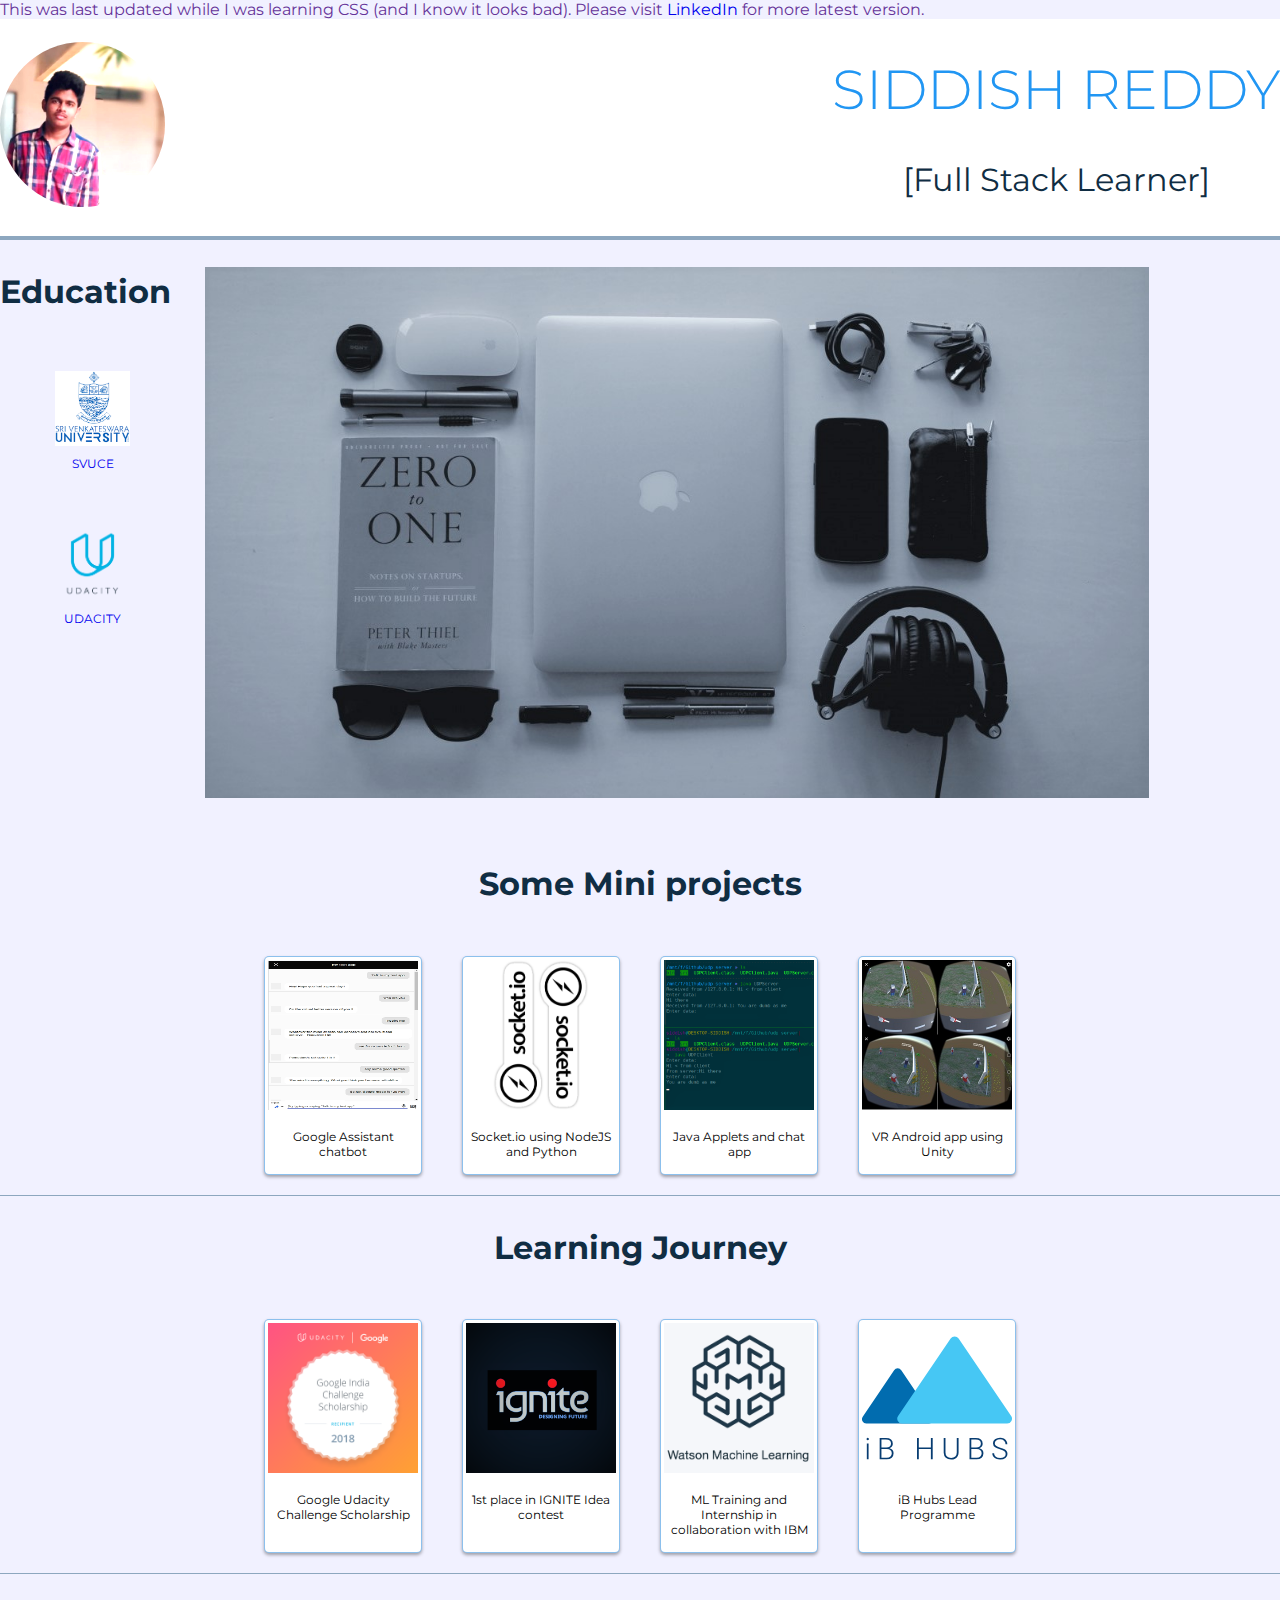
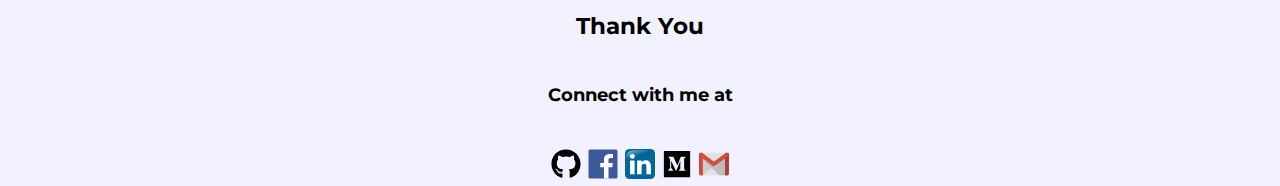
<file: index.html>
<!DOCTYPE html>
<html lang="en">

<head>
    <meta charset="utf-8">
    <meta name="viewport"
          content="width=device-width, initial-scale=1.0,  minimum-scale=1.0">
    <meta http-equiv="X-UA-Compatible" content="IE=edge">

    <meta name="description" content="A Portfolio of IragamReddy Bala Vara Siddish Reddy. He is a passionate geek and aspiring entrepreneur ">
    <meta name="author" content="Siddish Reddy, contact:siddish[at]gmail[dot]com">
    <meta property="og:site_name" content="Portfolio of Siddish Reddy">
    <meta property="og:type" content="website">
    <meta property="og:title" content="My Portfolio">
    <meta property="og:description" content="Visit my portfolio and connect with me">
    <link rel="shortcut icon" href="favicon.ico" type="image/x-icon">
    <link rel="stylesheet" href="assets/css/style.css">
    <link href="https://fonts.googleapis.com/css?family=Montserrat:300,400" rel="stylesheet">
    <title>My portfolio</title>
</head>

<body class="wrapper">
    <header>
        <img src="assets/images/mypic.jpg" alt="My picture" id = "dp">
        <div>
            <h1 id="name">SIDDISH REDDY</h1>
           <div class="header-h3"> <h3 id="bio">[Full Stack Learner]</h3></div>
        </div>
    </header>
    <div class='note'> This was last updated while I was learning CSS (and I know it looks bad). Please visit <a href="https://www.linkedin.com/in/siddish-reddy-iragam-reddy/">
                LinkedIn
            </a> for more latest version.
    </div>
    <div id="zero-to-one">
        <figure>
            <picture>
                <source media="(max-width: 404px)"
                        srcset="./assets/images/bgimg-small.jpg">

                <source media="(max-width: 620px)"
                        srcset="./assets/images/bgimg-medium.jpg">

                <source media="(max-width: 1189px)"
                        srcset="./assets/images/bgimg.jpg">

                <img src="./assets/images/bgimg.jpg"
                     alt="Zero to One">
            </picture>
        </figure>
    </div>
    <div class="aside">
        <h3>Education</h3>
        <div class="edu">
            <div class="college">
                <a href="http://www.svuniversity.edu.in" target="_blank">
                <figure>
                    <img src="assets/images/svuce.png" alt="SVUCE" class="college-pic">
                    <figcaption>SVUCE</figcaption>
                </figure>
                </a>
            </div>
            <div class="college">
                <a href="http://in.udacity.com" target="_blank">
                    <figure>
                        <img src="assets/images/Udacity_logo.png" alt="Udacity" class="college-pic">
                        <figcaption>UDACITY</figcaption>
                    </figure>
                </a>
            </div>
        </div>
    </div>
    <section>
        <div>
            <h3>Some Mini projects</h3>
        </div>
        <div class="projects">
            <figure class="card">
                <img src="./assets/images/Chatbot-1.png" alt="Google Assistant Chatbot" class = 'proj'>
                <figcaption><p>Google Assistant chatbot</p></figcaption>
            </figure>
            <figure class="card">
                <img src="./assets/images/ws-temp.png" alt="Images from python client to nodeJS socket.io server" class = 'proj'>
                <figcaption><p>Socket.io using NodeJS and Python</p></figcaption>
            </figure>
            <figure class="card">
                <img src="./assets/images/java%20udp.png" alt="Java examples" class = 'proj'>
                <figcaption><p>Java Applets and chat app</p></figcaption>
            </figure>
            <figure class="card">
                <img src="./assets/images/vr.jpeg" alt="Screenshot of VR App" class = 'proj'>
                <figcaption><p>VR Android app using Unity</p></figcaption>
            </figure>
        </div>
    </section>
    <section>
        <h3>Learning Journey</h3>
        <div class="achievements">
            <figure  class="card">
                <img src="./assets/images/Udacity-Scholarship.png" alt="Google Udacity Front end challenge scholarship" class="achievement">
                <figcaption><p>Google Udacity Challenge Scholarship</p></figcaption>
            </figure>
            <figure  class="card">
                <img src="./assets/images/ignite.png" alt="Google Udacity Front end challenge scholarship" class="achievement">
                <figcaption><p>1st place in IGNITE Idea contest</p></figcaption>
            </figure>
            <figure  class="card">
                <img src="./assets/images/ML.png" alt="Google Udacity Front end challenge scholarship" class="achievement">
                <figcaption><p>ML Training and Internship in collaboration with IBM</p></figcaption>
            </figure>
            <figure class="card">
                <img src="./assets/images/iBhubs_logo.svg" alt="Google Udacity Front end challenge scholarship" class="achievement">
                <figcaption><p>iB Hubs Lead Programme</p></figcaption>
            </figure>
        </div>
    </section>

    <footer class="footer">
            <h5 id="contact-details">Thank You</h5>
            <h6>Connect with me at</h6>
            <a href="http://www.github.com/siddish-reddy" target="_blank">
                <img src="./assets/images/github.svg" alt="Github">
            </a>
            <a href="https://www.facebook.com/sid1501" target="_blank">
                <img src="./assets/images/facebook.svg" alt="Facebook">
            </a>
            <a href="https://www.linkedin.com/in/siddish-reddy-iragam-reddy/" target="_blank">
                <img src="./assets/images/linkedin.svg" alt="LinkedIn">
            </a>
            <a href="https://medium.com/@siddish.ibv" target="_blank">
                <img src="./assets/images/medium.svg" alt="Medium">
            </a>
            <a href="mailto:siddish.ibv@gmail.com" target="_blank">
                <img src="./assets/images/Gmail.svg" alt="Gmail">
            </a>
            
    </footer>
</body>
</html>
</file>
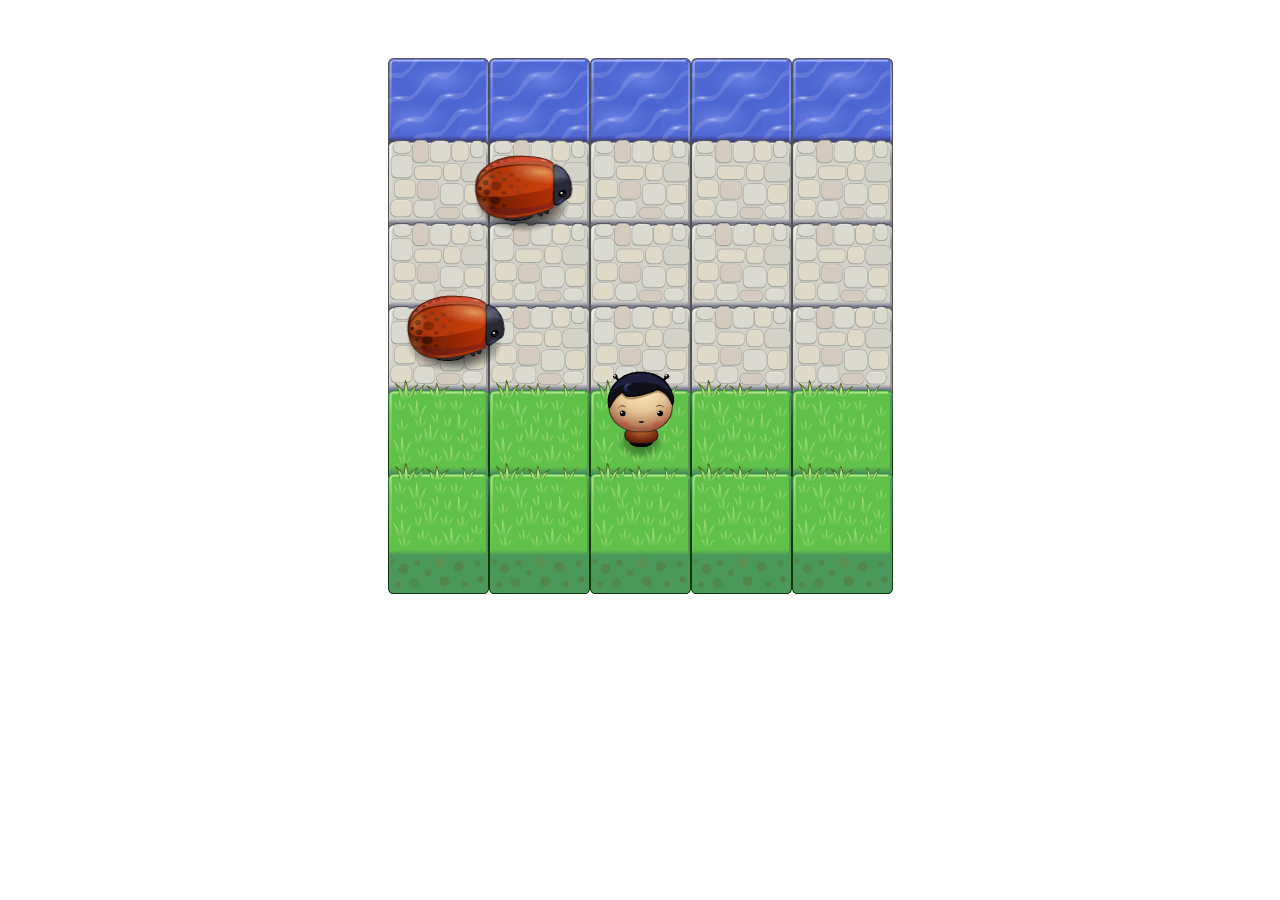
<file: Arcade-Game/index.html>
<!DOCTYPE html>
<html>
<head>
    <meta charset="UTF-8">
    <title>Effective JavaScript: Frogger</title>
    <link rel="stylesheet" href="css/style.css">
</head>
<body>
    <script src="js/resources.js"></script>
    <script src="js/app.js"></script>
    <script src="js/engine.js"></script>
</body>
</html>
</file>
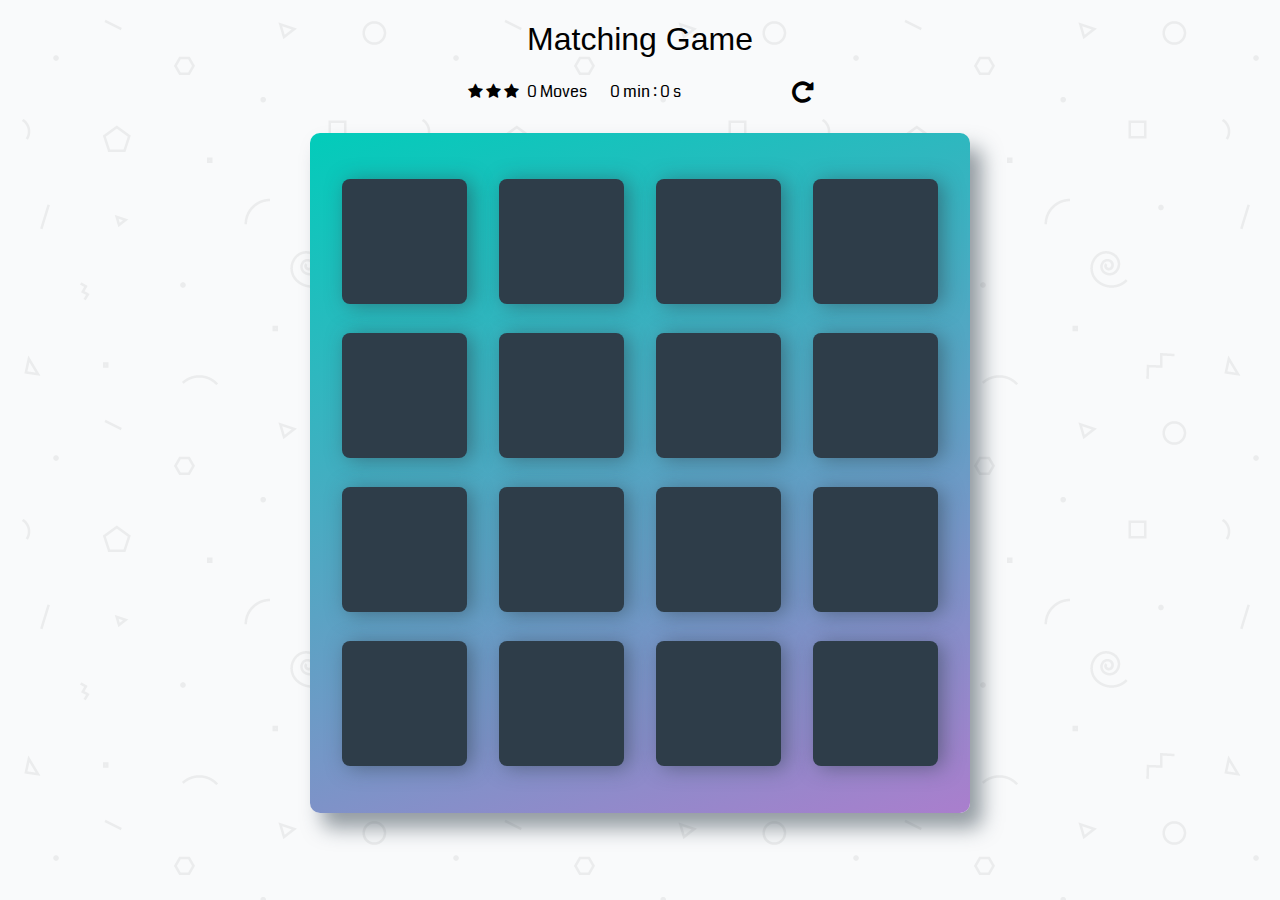
<file: Memory-game/index.html>
<!doctype html>
<html lang="en">

<head>
	<meta charset="utf-8">
    <meta name="viewport"
          content="width=device-width, initial-scale=1.0,  minimum-scale=1.0">
    <meta http-equiv="X-UA-Compatible" content="IE=edge">
    <meta name="author" content="Siddish Reddy, contact:siddish[at]gmail[dot]com">
    <meta name="description" content="Play the awesome Memory Game">
    <meta property="og:site_name" content="Memory Game">
    <meta property="og:type" content="website">
    <meta property="og:title" content="Memory Game">
    <meta property="og:description" content="Play the awesome Memory Game now">
	<title>Matching Game</title>
	<link rel="stylesheet prefetch" href="https://maxcdn.bootstrapcdn.com/font-awesome/4.6.1/css/font-awesome.min.css">
	<link rel="stylesheet prefetch" href="https://fonts.googleapis.com/css?family=Coda">
	<link rel="stylesheet" href="css/app.css">
</head>

<body>

	<div class="container">
		<header>
			<h1>Matching Game</h1>
		</header>

		<section class="score-panel">
			<ul class="stars">
				<li><i class="fa fa-star"></i></li>
				<li><i class="fa fa-star"></i></li>
				<li><i class="fa fa-star"></i></li>
			</ul>

			<span class="moves">0</span> Moves

			<div id="timer">
				<span id="min">0</span> min :
				<span id="sec">0</span> s
			</div>
			<div id="restart">
				<i class="fa fa-repeat"></i>
			</div>

		</section>

		<ul id="deck">
			<li class="card">
				<i class="fa fa-diamond"></i>
			</li>
			<li class="card">
				<i class="fa fa-paper-plane-o"></i>
			</li>
			<li class="card">
				<i class="fa fa-anchor"></i>
			</li>
			<li class="card">
				<i class="fa fa-bolt"></i>
			</li>
			<li class="card">
				<i class="fa fa-cube"></i>
			</li>
			<li class="card">
				<i class="fa fa-anchor"></i>
			</li>
			<li class="card">
				<i class="fa fa-leaf"></i>
			</li>
			<li class="card">
				<i class="fa fa-bicycle"></i>
			</li>
			<li class="card">
				<i class="fa fa-diamond"></i>
			</li>
			<li class="card">
				<i class="fa fa-bomb"></i>
			</li>
			<li class="card">
				<i class="fa fa-leaf"></i>
			</li>
			<li class="card">
				<i class="fa fa-bomb"></i>
			</li>
			<li class="card">
				<i class="fa fa-bolt"></i>
			</li>
			<li class="card">
				<i class="fa fa-bicycle"></i>
			</li>
			<li class="card">
				<i class="fa fa-paper-plane-o"></i>
			</li>
			<li class="card">
				<i class="fa fa-cube"></i>
			</li>
		</ul>
	</div>
	<!-- TODO: Adding nice table for showing past scores-->
	<div class="popup-content">
		<h2 id="title">Congratulations</h2>
		<i class="fa fa-trophy"></i>
		<div id="time-taken"></div>
		<ul id="stars"></ul>
		<div id="replay">
			Play Again
			<i class="fa fa-repeat"></i>
		</div>
	</div>
	<script src="js/app.js"></script>
</body>

</html>
</file>
<file: assets/css/style.css>
body {
    font-family: 'Montserrat', Helvetica, sans-serif;
    text-align: center;
    margin: 0;
    padding: 0;
    background-color: #f1f1ff;
    /* The following line for fluid typography's logic is based upon article from:
        https://www.madebymike.com.au/writing/precise-control-responsive-typography/
     */
    font-size: calc(14px + (24 - 14) * ((100vw - 300px) / 726));
}

.wrapper {
    display: flex;
    flex-flow: column;
    align-items: center;
}

header {
     width: 100%;
     display: flex;
     justify-content: space-between;
     align-items: center;
     border-bottom: 4px solid #8da7bf;
     background-color: white;
     padding: 0 0 5px 0;
 }

#dp {
      height: 7.5em;
      width: 7.5em;
      border-radius: 50%;
      filter: brightness(130%);
  }

img {
    max-width: 100%;
}

#name {
    font-weight: 300;
    color: #2196f3;
}

#bio {
    align-self: flex-end;
    font-weight: 400;
}
.note {
    font-size: medium;
    color: rebeccapurple;
    text-align: center;
}
.card {
    padding: 3px;
    width: 150px;
    border-radius: 5px;
    border: 1px solid rgba(25, 130, 220, 0.5);
    box-shadow: 0 2px 4px rgba(0,0,0,0.12), 0 2px 3px rgba(0,0,0,0.24);
    transition: all 0.3s ease-in-out;
    background-color: #ffffff;
    margin: 20px;
}

.card > img {
     width: 150px;
     height: 150px;
 }

.card:hover {
    box-shadow: 0 14px 28px rgba(0,0,0,0.25), 0 10px 10px rgba(0,0,0,0.22);
}

h3 {
    color: rgb(16, 45, 67);
}

figcaption {
    text-align: center;
    margin-top: 3px;
    font-size: 0.75rem;
}

.edu {
    display: flex;
    justify-content: space-around;
    flex-flow: row wrap;
}

.college {
    margin-left: 10px;
}

.college-pic {
    height: 75px;
    width: 75px;
    max-width: 150px;
    margin: 0 5px;
}

.projects, .achievements {
    display: flex;
    flex-flow: row wrap;
    border-bottom: 1px solid #8da7bf;
	justify-content: center;
}

footer img {
    width: 30px;
    height: 30px;
}

a {
    text-decoration: none;
}

/* Media query for wide display devices larger than tablets*/
@media screen and (min-width: 907px) {
	
    .wrapper {
        flex-flow: row wrap;
    }
	
    header {
        order: 1;
        flex: 1 0 100%;
    }

    #zero-to-one {
        order: 3;
        align-self: flex-end;
		flex-grow: 1;
		max-width: 80vw;
    }

    .aside {
        width: 165px;
        order: 2;
        align-self: flex-start;
        height: 100%;
    }

    body >section {
        order: 4;
		width:100%;
		align-self: center;
    }

    footer {
        order: 5;
        flex-basis: 100%;
    }
	
	#dp {
		height: 6em;
		width: 6em;
	}
}
</file>
<file: Arcade-Game/css/style.css>
body {
    text-align: center;
}
</file>
<file: Memory-game/css/app.css>
html {
	-webkit-box-sizing: border-box;
	box-sizing: border-box;
}

*,
*::before,
*::after {
	-webkit-box-sizing: inherit;
	box-sizing: inherit;
}

html,
body {
	width: 100%;
	height: 100%;
	margin: 0;
	padding: 0;
}

body {
	background: #ffffff url('../img/geometry2.png');
	/* Background pattern from Subtle Patterns */
	font-family: 'Coda', cursive;
}

.container {
	display: -webkit-box;
	display: -ms-flexbox;
	display: flex;
	-webkit-box-pack: center;
	-ms-flex-pack: center;
	justify-content: center;
	-webkit-box-align: center;
	-ms-flex-align: center;
	align-items: center;
	-webkit-box-orient: vertical;
	-webkit-box-direction: normal;
	-ms-flex-direction: column;
	flex-direction: column;
}


h1 {
	font-family: 'Open Sans', sans-serif;
	font-weight: 300;
}

/*
 * Styles for the deck of cards
 */

#deck {
	width: 660px;
	min-height: 680px;
	background: linear-gradient(160deg, #02ccba 0%, #aa7ecd 100%);
	padding: 32px;
	border-radius: 10px;
	-webkit-box-shadow: 12px 15px 20px 0 rgba(46, 61, 73, 0.5);
	box-shadow: 12px 15px 20px 0 rgba(46, 61, 73, 0.5);
	display: -webkit-box;
	display: -ms-flexbox;
	display: flex;
	-ms-flex-wrap: wrap;
	flex-wrap: wrap;
	-webkit-box-pack: justify;
	-ms-flex-pack: justify;
	justify-content: space-between;
	-webkit-box-align: center;
	-ms-flex-align: center;
	align-items: center;
}

#deck .card {
	height: 125px;
	width: 125px;
	background: #2e3d49;
	font-size: 0;
	color: #ffffff;
	border-radius: 8px;
	cursor: pointer;
	display: -webkit-box;
	display: -ms-flexbox;
	display: flex;
	-webkit-box-pack: center;
	-ms-flex-pack: center;
	justify-content: center;
	-webkit-box-align: center;
	-ms-flex-align: center;
	align-items: center;
	-webkit-box-shadow: 5px 2px 20px 0 rgba(46, 61, 73, 0.5);
	box-shadow: 5px 2px 20px 0 rgba(46, 61, 73, 0.5);
	-webkit-transition: all 500ms ease 200ms;
	transition: all 500ms ease 200ms;
}

#deck .card.open {
	-webkit-transform: rotateY(0);
	transform: rotateY(0);
	background: #02b3e4;
	cursor: default;
}

.show {
	-webkit-transform: rotateY(360deg);
	transform: rotateY(360deg);
	background: #02b3e4 !important;
	font-size: 40px !important;
}

#deck .card.match {
	cursor: default;
	background: #02ccba;
	font-size: 40px;
	-webkit-animation: match-anim 800ms ease-out;
	animation: match-anim 800ms ease-out;
}

@-webkit-keyframes match-anim {
	20% {
		-webkit-transform: scale(1.2, 0.6);
		transform: scale(1.2, 0.6);

	}
	40% {
		-webkit-transform: scale(0.6, 1.2);
		transform: scale(0.6, 1.2);
	}
	60% {
		-webkit-transform: scale(1.2, 0.6);
		transform: scale(1.2, 0.6);
	}
	80% {
		-webkit-transform: scale(0.6, 1.2);
		transform: scale(0.6, 1.2);
	}
}

@keyframes match-anim {
	20% {
		-webkit-transform: scale(1.2, 0.6);
		transform: scale(1.2, 0.6);

	}
	40% {
		-webkit-transform: scale(0.6, 1.2);
		transform: scale(0.6, 1.2);
	}
	60% {
		-webkit-transform: scale(1.2, 0.6);
		transform: scale(1.2, 0.6);
	}
	80% {
		-webkit-transform: scale(0.6, 1.2);
		transform: scale(0.6, 1.2);
	}
}

.wrong {
	-webkit-animation: wrong 1s ease-in-out;
	animation: wrong 1s ease-in-out;
	background-color: #dd4132 !important;
}

@-webkit-keyframes wrong {

	0% {
		-webkit-transform: rotate(15deg) translate(20px, -3px);
		transform: rotate(15deg) translate(20px, -3px);

	}
	25% {
		-webkit-transform: rotate(-15deg) translate(-20px, 3px);
		transform: rotate(-15deg) translate(-20px, 3px);
	}
	50% {
		-webkit-transform: rotate(10deg) translate(15px, 0);
		transform: rotate(10deg) translate(15px, 0);
	}
	75% {
		-webkit-transform: rotate(-10deg) translate(-15px, 0);
		transform: rotate(-10deg) translate(-15px, 0);
	}
	100% {
		-webkit-transform: rotate(0) translate(0, 0);
		transform: rotate(0) translate(0, 0);
	}
}

@keyframes wrong {

	0% {
		-webkit-transform: rotate(15deg) translate(20px, -3px);
		transform: rotate(15deg) translate(20px, -3px);

	}
	25% {
		-webkit-transform: rotate(-15deg) translate(-20px, 3px);
		transform: rotate(-15deg) translate(-20px, 3px);
	}
	50% {
		-webkit-transform: rotate(10deg) translate(15px, 0);
		transform: rotate(10deg) translate(15px, 0);
	}
	75% {
		-webkit-transform: rotate(-10deg) translate(-15px, 0);
		transform: rotate(-10deg) translate(-15px, 0);
	}
	100% {
		-webkit-transform: rotate(0) translate(0, 0);
		transform: rotate(0) translate(0, 0);
	}
}


/*
 * Styles for the Score Panel
 */

.score-panel {
	text-align: left;
	width: 345px;
	margin-bottom: 10px;
}

.score-panel .stars {
	margin: 0;
	padding: 0;
	display: inline-block;
	margin: 0 5px 0 0;
}

.score-panel .stars li {
	list-style: none;
	display: inline-block;
}

.score-panel #restart {
	float: right;
	cursor: pointer;
}

#timer {
	display: inline-block;
	margin-left: 20px;
}

.fa-repeat {
	font-size: 25px;
}

.fa-repeat:hover {
	font-size: 30px;
	font-weight: bold;
}


.popup-content {
	visibility: hidden;
	position: absolute;
	margin: 0 auto;
	padding: 20px;
	left: 25%;
	top: 30%;
	width: 50%;
	color: #fff;
	background: linear-gradient(130deg, #aa7ecd 0%, #02ccba 100%);
	border-radius: 20px;
	text-align: center;
}

.popup-content i[class ~ ='fa-trophy'] {
	font-size: 50px;
	color: #02ccba;
	display: block;
	padding-top: 10px;
}


#stars {
	padding: 0;
	margin-top: 10px;
	margin-bottom: 20px;
	font-size: 40px;
	list-style: none;
	display: inline-block;
	color: gold;
}

#stars li {
	padding-left: 5px;
	list-style: none;
	display: inline-block;
}

#time-taken {
	margin-top: 15px;
	font-weight: bold;
	font-style: italic;
}

#time-taken::before {
	content: "It took:  ";
}

#replay {
	background: limegreen;
	border-radius: 10px;
	padding: 5px;
	margin: 5px 20%;
	cursor: pointer;
}

#replay:hover {
	-webkit-transform: scale(1.3);
	transform: scale(1.3);
}

.success {
	-webkit-animation: show 1s;
	animation: show 1s;
	visibility: visible;
	z-index: 0;
	opacity: 1 !important;
}

@-webkit-keyframes show {
	0% {
		-webkit-transform: scale(.5);
		transform: scale(.5);
	}

	45% {
		-webkit-transform: scale(1.25);
		transform: scale(1.25);
	}

	80% {
		-webkit-transform: scale(.75);
		transform: scale(.75);
	}

	100% {
		-webkit-transform: scale(1);
		transform: scale(1);
	}
}

@keyframes show {
	0% {
		-webkit-transform: scale(.5);
		transform: scale(.5);
	}

	45% {
		-webkit-transform: scale(1.25);
		transform: scale(1.25);
	}

	80% {
		-webkit-transform: scale(.75);
		transform: scale(.75);
	}

	100% {
		-webkit-transform: scale(1);
		transform: scale(1);
	}
}

@media screen and (max-width:700px) {
	#deck {
		width: 480px;
		min-height: 480px;
		padding: 20px 20px;
	}

	#deck .card {
		height: 90px;
		width: 90px;
	}

	.popup-content {
		left: 10%;
		width: 80%;
	}
}

@media screen and (min-width:375px) and (max-width:500px) {
	#deck {
		width: 350px;
		min-height: 380px;
		padding: 32px 30px;
	}

	#deck .card {
		height: 60px;
		width: 60px;
	}

	.show,
	.match {
		font-size: 30px !important;
	}
}

/* Targetting 360px width users: extra small phones*/

@media screen and (max-width:400px) {
	#deck {
		width: 320px;
		min-height: 360px;
		padding: 20px;
	}

	#deck .card {
		height: 60px;
		width: 60px;
	}

	.score-panel {
		width: 300px;
	}

	.show,
	.match {
		font-size: 30px !important;
	}
}

@media screen and (max-width:320px) {
	.score-panel {
		width: 90%;
	}
	#deck {
		width: 90%;
		min-height: 310px;
		padding: 10px;
	}
	#deck .card {
		height: 50px;
		width: 22%;
	}
}
</file>
